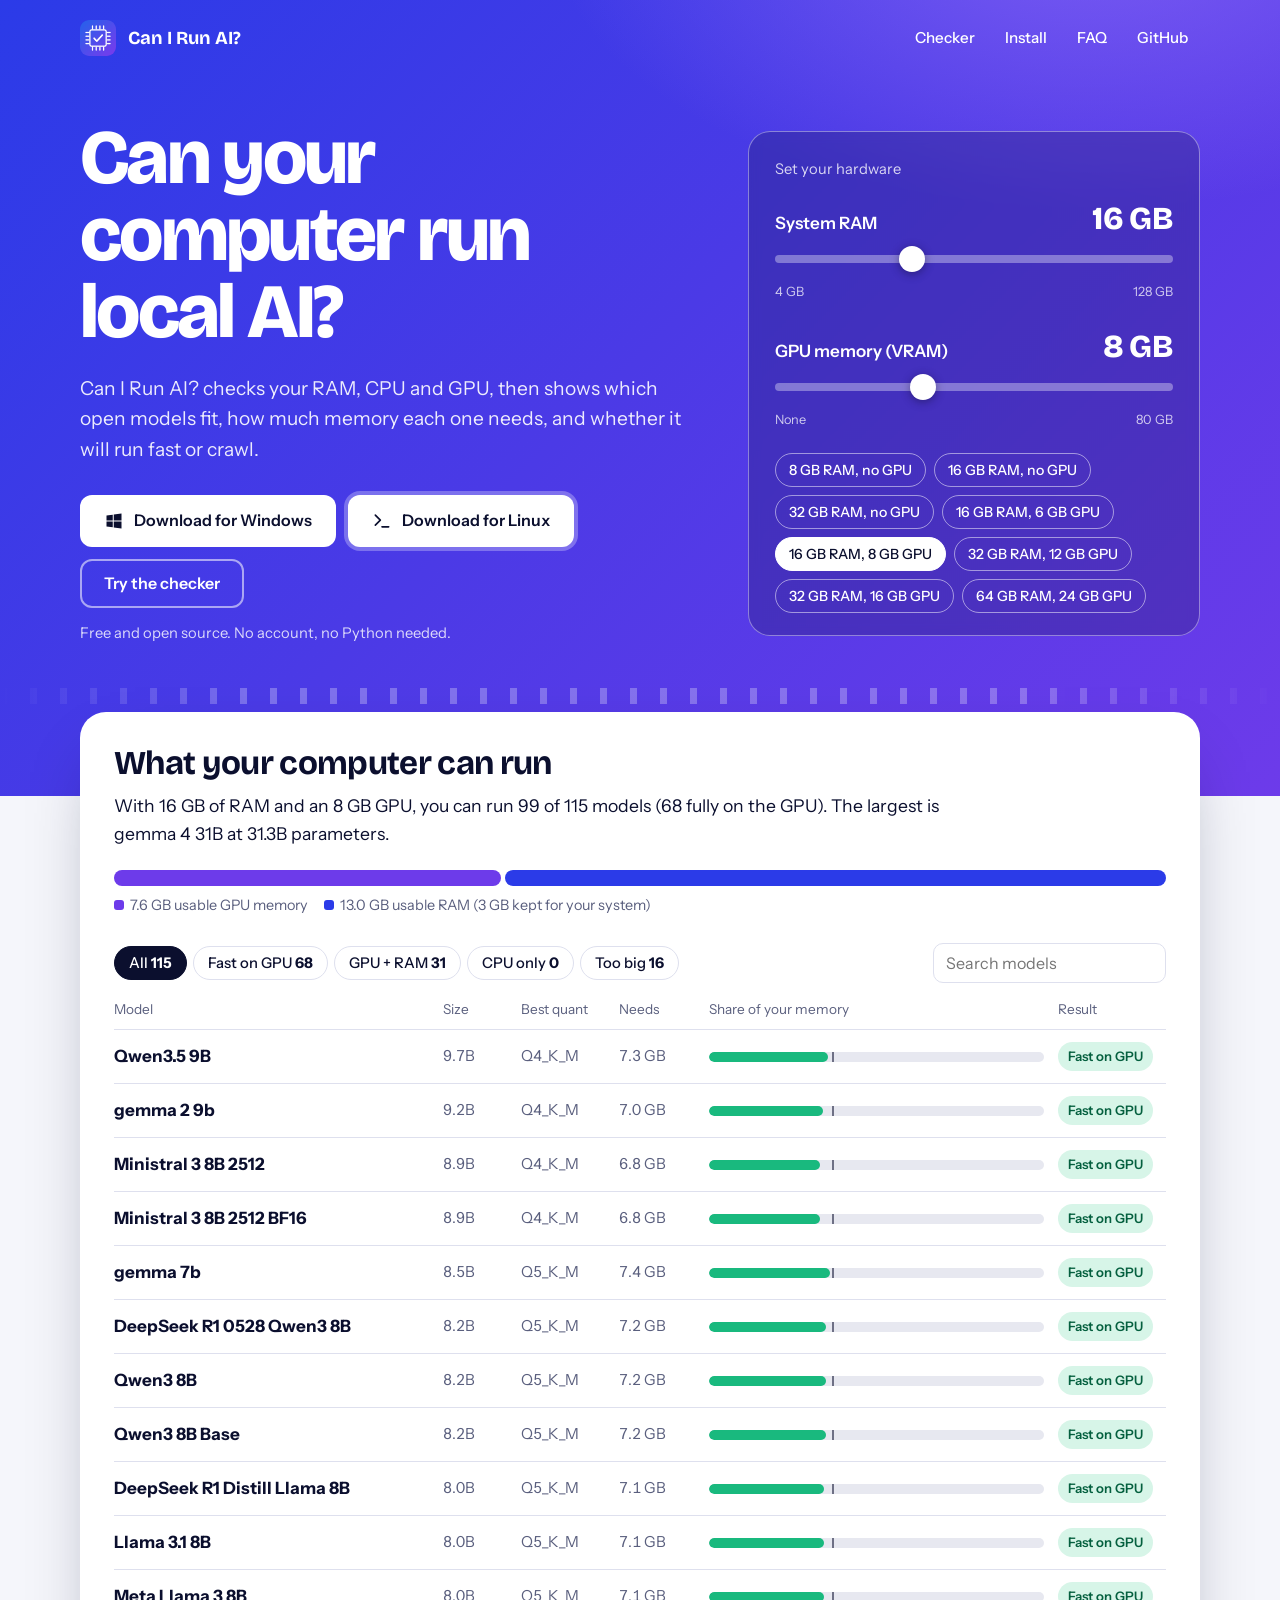
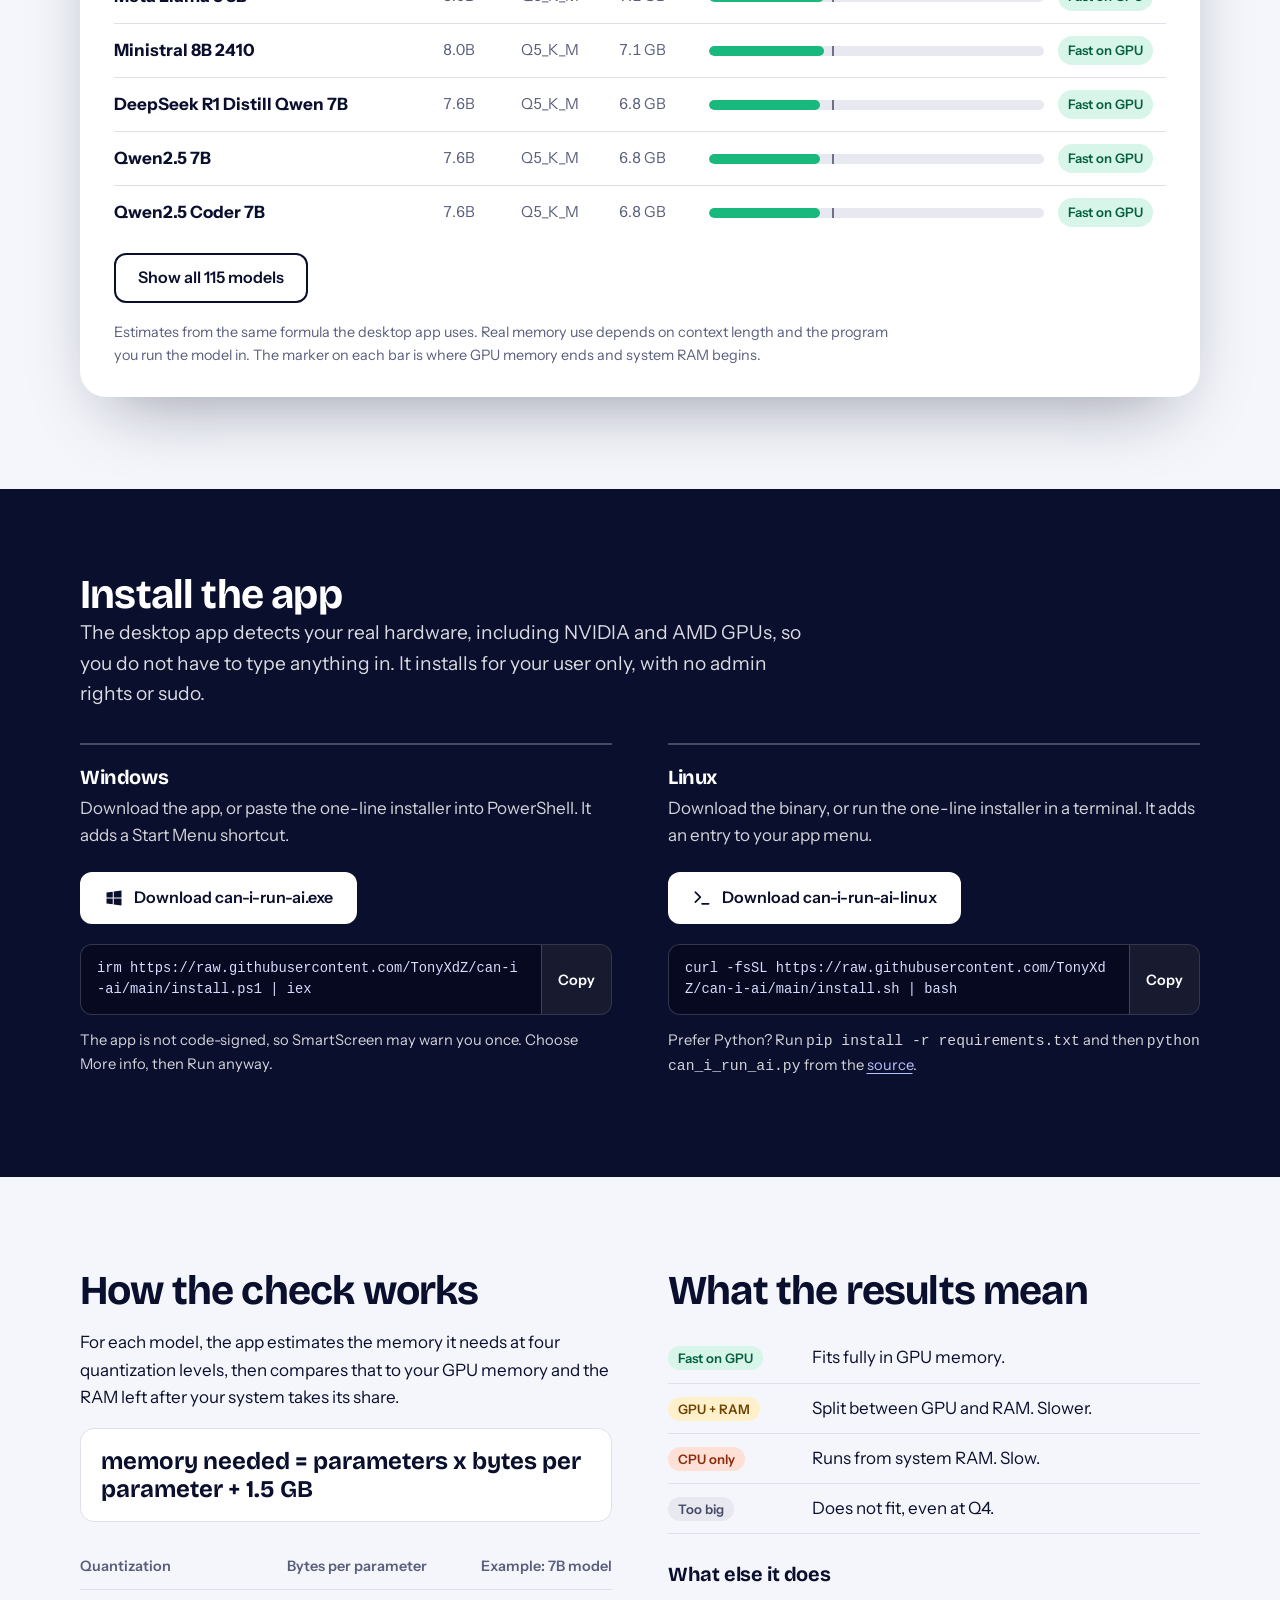
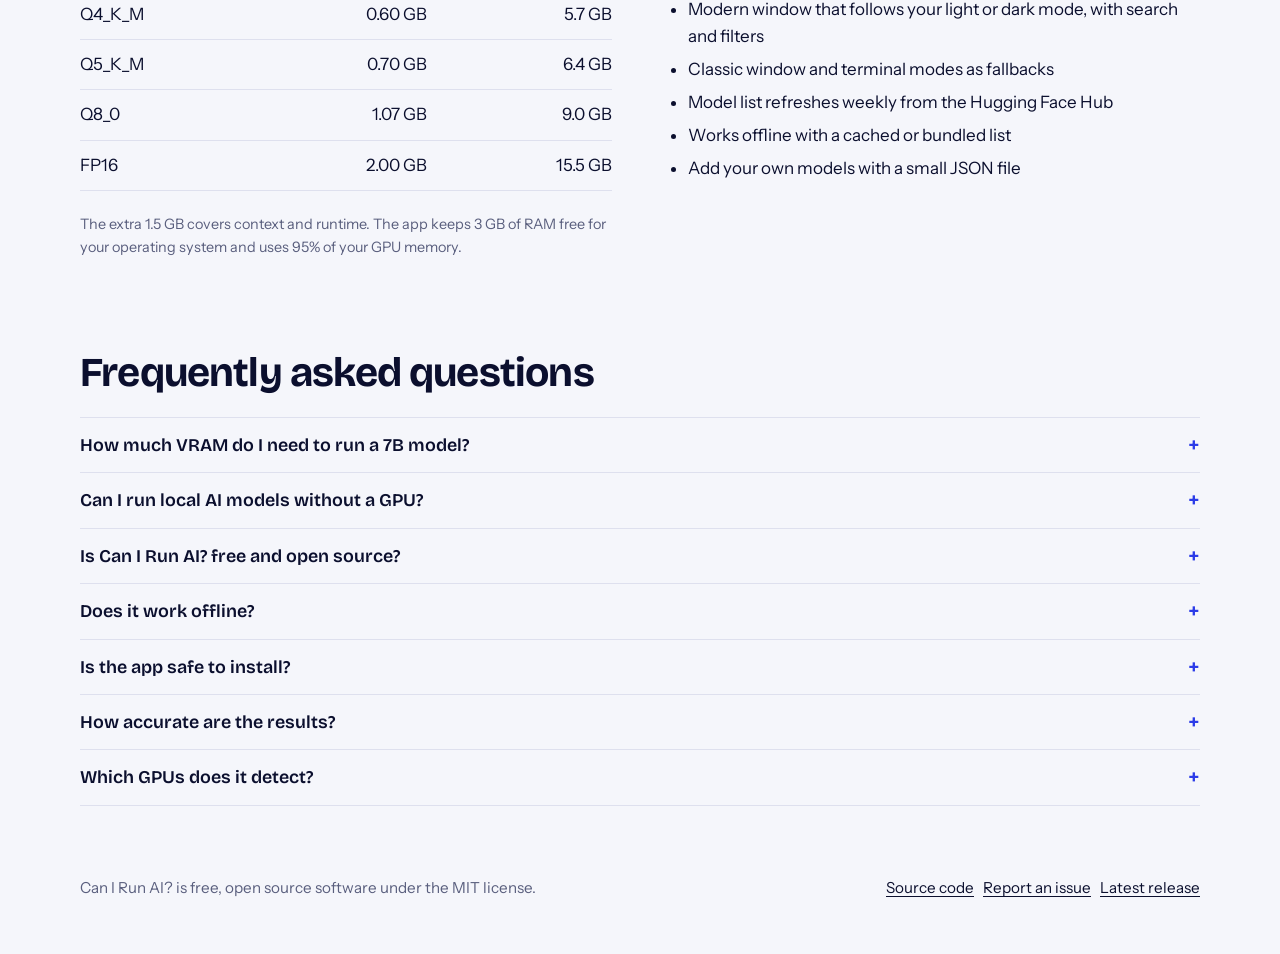
<file: docs/index.html>
<!doctype html>
<html lang="en">
<head>
<meta charset="utf-8">
<meta name="viewport" content="width=device-width,initial-scale=1">
<title>Can I Run AI? Check which local LLMs your PC can run</title>
<meta name="description" content="Free, open source app for Windows and Linux. It reads your RAM and GPU, then shows which of 115 local AI models (Llama, Qwen, Gemma, DeepSeek) you can run.">
<link rel="canonical" href="https://tonyxdz.github.io/can-i-ai/">
<meta name="robots" content="index,follow,max-image-preview:large">
<meta name="theme-color" content="#2B3BE8">
<meta property="og:type" content="website">
<meta property="og:site_name" content="Can I Run AI?">
<meta property="og:title" content="Can I Run AI? Check which local LLMs your PC can run">
<meta property="og:description" content="Free, open source app for Windows and Linux. It reads your RAM and GPU, then shows which of 115 local AI models (Llama, Qwen, Gemma, DeepSeek) you can run.">
<meta property="og:url" content="https://tonyxdz.github.io/can-i-ai/">
<meta property="og:image" content="https://tonyxdz.github.io/can-i-ai/assets/og.png">
<meta name="twitter:card" content="summary_large_image">
<meta name="twitter:title" content="Can I Run AI? Check which local LLMs your PC can run">
<meta name="twitter:description" content="Free, open source app for Windows and Linux. It reads your RAM and GPU, then shows which of 115 local AI models (Llama, Qwen, Gemma, DeepSeek) you can run.">
<meta name="twitter:image" content="https://tonyxdz.github.io/can-i-ai/assets/og.png">
<link rel="icon" type="image/png" href="assets/icon.png">
<link rel="apple-touch-icon" href="assets/icon.png">
<link rel="preconnect" href="https://fonts.googleapis.com"><link rel="preconnect" href="https://fonts.gstatic.com" crossorigin><link rel="stylesheet" href="https://fonts.googleapis.com/css2?family=Bricolage+Grotesque:opsz,wght@12..96,500..800&family=Instrument+Sans:wght@400..600&display=swap">
<link rel="stylesheet" href="assets/style.css">
<script type="application/ld+json">{"@context": "https://schema.org", "@type": "SoftwareApplication", "name": "Can I Run AI?", "applicationCategory": "UtilitiesApplication", "operatingSystem": "Windows, Linux", "description": "Free, open source app for Windows and Linux. It reads your RAM and GPU, then shows which of 115 local AI models (Llama, Qwen, Gemma, DeepSeek) you can run.", "url": "https://tonyxdz.github.io/can-i-ai/", "image": "https://tonyxdz.github.io/can-i-ai/assets/icon.png", "downloadUrl": "https://github.com/TonyXdZ/can-i-ai/releases/latest", "license": "https://opensource.org/licenses/MIT", "isAccessibleForFree": true, "offers": {"@type": "Offer", "price": "0", "priceCurrency": "USD"}, "author": {"@type": "Person", "name": "TonyXdZ", "url": "https://github.com/TonyXdZ"}, "sameAs": ["https://github.com/TonyXdZ/can-i-ai"]}</script><script type="application/ld+json">{"@context": "https://schema.org", "@type": "FAQPage", "mainEntity": [{"@type": "Question", "name": "How much VRAM do I need to run a 7B model?", "acceptedAnswer": {"@type": "Answer", "text": "With 4-bit quantization (Q4_K_M), a 7B model needs about 5.7 GB of memory by the estimate this app uses: parameters x 0.6 GB per billion, plus 1.5 GB for context and runtime. That fits on an 8 GB GPU. At Q8_0 the same model needs about 9 GB."}}, {"@type": "Question", "name": "Can I run local AI models without a GPU?", "acceptedAnswer": {"@type": "Answer", "text": "Yes. Models can run from system RAM on the CPU, but more slowly. The app keeps 3 GB of RAM free for your operating system, so a 16 GB computer has about 13 GB to give a model."}}, {"@type": "Question", "name": "Is Can I Run AI? free and open source?", "acceptedAnswer": {"@type": "Answer", "text": "Yes. It is free and released under the MIT license. The source code is on GitHub."}}, {"@type": "Question", "name": "Does it work offline?", "acceptedAnswer": {"@type": "Answer", "text": "The desktop app does. It uses a cached or bundled model list when there is no internet connection. The checker on this page runs entirely in your browser and sends nothing anywhere."}}, {"@type": "Question", "name": "Is the app safe to install?", "acceptedAnswer": {"@type": "Answer", "text": "The apps are not code-signed, so Windows SmartScreen may warn you the first time: choose More info, then Run anyway. The installers work for the current user only (no admin rights or sudo), and the scripts are short enough to read before you run them."}}, {"@type": "Question", "name": "How accurate are the results?", "acceptedAnswer": {"@type": "Answer", "text": "They are estimates. Real memory use changes with context length and with the program you use to run the model. On Windows, VRAM on non-NVIDIA GPUs can be misreported because of a limit in the Windows API."}}, {"@type": "Question", "name": "Which GPUs does it detect?", "acceptedAnswer": {"@type": "Answer", "text": "NVIDIA and AMD GPUs, with VRAM, on Windows and Linux. For NVIDIA cards the driver must be installed so that nvidia-smi works."}}]}</script><script type="application/ld+json">{"@context": "https://schema.org", "@type": "WebSite", "name": "Can I Run AI?", "url": "https://tonyxdz.github.io/can-i-ai/"}</script>
</head>
<body>
<header class="hero">
<a class="skip" href="#main">Skip to content</a>
<div class="wrap bar">
  <a class="brand" href="./"><img src="assets/icon.png" width="36" height="36" alt="">Can I Run AI?</a>
  <nav class="nav" aria-label="Main">
    <a href="#checker">Checker</a><a href="#install">Install</a><a href="#faq">FAQ</a><a href="https://github.com/TonyXdZ/can-i-ai">GitHub</a>
  </nav>
</div>
<div class="wrap hero-grid" id="main">
  <div>
    <h1>Can your computer run local AI?</h1>
    <p class="lead">Can I Run AI? checks your RAM, CPU and GPU, then shows which open models fit, how much memory each one needs, and whether it will run fast or crawl.</p>
    <div class="cta">
      <a class="btn btn-main" data-os="win" href="https://github.com/TonyXdZ/can-i-ai/releases/latest/download/can-i-run-ai.exe"><svg viewBox="0 0 24 24" fill="currentColor" aria-hidden="true"><path d="M3 5.5 10.5 4.5v6.8H3V5.5Zm8.7-1.2L21 3v8.3h-9.3V4.3ZM3 12.7h7.5v6.8L3 18.5v-5.8Zm8.7 0H21V21l-9.3-1.3v-7Z"/></svg>Download for Windows</a>
      <a class="btn btn-main" data-os="lin" href="https://github.com/TonyXdZ/can-i-ai/releases/latest/download/can-i-run-ai-linux"><svg viewBox="0 0 24 24" fill="none" stroke="currentColor" stroke-width="2" stroke-linecap="round" stroke-linejoin="round" aria-hidden="true"><path d="m4 17 6-6-6-6"/><path d="M12 19h8"/></svg>Download for Linux</a>
      <a class="btn btn-ghost" href="#checker">Try the checker</a>
    </div>
    <p class="fine">Free and open source. No account, no Python needed.</p>
  </div>
  <div class="dials" role="group" aria-labelledby="dial-title">
    <div id="dial-title" class="fine" style="margin-bottom:18px">Set your hardware</div>
    <div class="dial">
      <div class="dial-top"><label for="ram">System RAM</label><output id="ram-out" for="ram"></output></div>
      <input id="ram" type="range" min="0" max="9" step="1" value="3">
      <div class="ticks" aria-hidden="true"><span>4 GB</span><span>128 GB</span></div>
    </div>
    <div class="dial">
      <div class="dial-top"><label for="vram">GPU memory (VRAM)</label><output id="vram-out" for="vram"></output></div>
      <input id="vram" type="range" min="0" max="11" step="1" value="4">
      <div class="ticks" aria-hidden="true"><span>None</span><span>80 GB</span></div>
    </div>
    <div class="presets" role="group" aria-label="Example computers"><button type="button" class="chip" aria-pressed="false">8 GB RAM, no GPU</button><button type="button" class="chip" aria-pressed="false">16 GB RAM, no GPU</button><button type="button" class="chip" aria-pressed="false">32 GB RAM, no GPU</button><button type="button" class="chip" aria-pressed="false">16 GB RAM, 6 GB GPU</button><button type="button" class="chip" aria-pressed="false">16 GB RAM, 8 GB GPU</button><button type="button" class="chip" aria-pressed="false">32 GB RAM, 12 GB GPU</button><button type="button" class="chip" aria-pressed="false">32 GB RAM, 16 GB GPU</button><button type="button" class="chip" aria-pressed="false">64 GB RAM, 24 GB GPU</button></div>
  </div>
</div>
</header>

<main>
<div class="wrap">
<section class="sheet" id="checker" aria-labelledby="checker-title">
  <h2 id="checker-title">What your computer can run</h2>
  <p class="summary" id="summary" aria-live="polite"></p>
  <div class="cap" aria-hidden="true"><span class="cv" id="cap-v"></span><span class="cr" id="cap-r"></span></div>
  <div class="caplab"><span id="lab-v"><i style="background:var(--violet)"></i><span></span></span><span id="lab-r"><i style="background:var(--blue)"></i><span></span></span></div>
  <div class="tools">
    <div class="tabs" role="group" aria-label="Filter by result">
      <button type="button" class="tab" data-k="all" aria-pressed="true">All <b></b></button>
      <button type="button" class="tab" data-k="G" aria-pressed="false">Fast on GPU <b></b></button>
      <button type="button" class="tab" data-k="P" aria-pressed="false">GPU + RAM <b></b></button>
      <button type="button" class="tab" data-k="C" aria-pressed="false">CPU only <b></b></button>
      <button type="button" class="tab" data-k="N" aria-pressed="false">Too big <b></b></button>
    </div>
    <input id="q" class="search" type="search" placeholder="Search models" aria-label="Search models">
  </div>
  <div class="rowhead" aria-hidden="true"><span>Model</span><span>Size</span><span>Best quant</span><span>Needs</span><span>Share of your memory</span><span>Result</span></div>
  <ol class="rows" id="rows"></ol>
  <button type="button" id="more" class="btn btn-line more" hidden></button>
  <p class="note">Estimates from the same formula the desktop app uses. Real memory use depends on context length and the program you run the model in. The marker on each bar is where GPU memory ends and system RAM begins.</p>
</section>
</div>

<div class="ink" id="install">
<div class="wrap">
  <h2>Install the app</h2>
  <p class="lead" style="color:rgba(255,255,255,.85);margin-bottom:34px">The desktop app detects your real hardware, including NVIDIA and AMD GPUs, so you do not have to type anything in. It installs for your user only, with no admin rights or sudo.</p>
  <div class="split">
    <div class="os">
      <h3>Windows</h3>
      <p>Download the app, or paste the one-line installer into PowerShell. It adds a Start Menu shortcut.</p>
      <a class="btn btn-main" href="https://github.com/TonyXdZ/can-i-ai/releases/latest/download/can-i-run-ai.exe"><svg viewBox="0 0 24 24" fill="currentColor" aria-hidden="true"><path d="M3 5.5 10.5 4.5v6.8H3V5.5Zm8.7-1.2L21 3v8.3h-9.3V4.3ZM3 12.7h7.5v6.8L3 18.5v-5.8Zm8.7 0H21V21l-9.3-1.3v-7Z"/></svg>Download can-i-run-ai.exe</a>
      <div class="code"><code id="cmd-win">irm https://raw.githubusercontent.com/TonyXdZ/can-i-ai/main/install.ps1 | iex</code><button type="button" data-copy="cmd-win">Copy</button></div>
      <p style="margin-top:14px;font-size:.92rem">The app is not code-signed, so SmartScreen may warn you once. Choose More info, then Run anyway.</p>
    </div>
    <div class="os">
      <h3>Linux</h3>
      <p>Download the binary, or run the one-line installer in a terminal. It adds an entry to your app menu.</p>
      <a class="btn btn-main" href="https://github.com/TonyXdZ/can-i-ai/releases/latest/download/can-i-run-ai-linux"><svg viewBox="0 0 24 24" fill="none" stroke="currentColor" stroke-width="2" stroke-linecap="round" stroke-linejoin="round" aria-hidden="true"><path d="m4 17 6-6-6-6"/><path d="M12 19h8"/></svg>Download can-i-run-ai-linux</a>
      <div class="code"><code id="cmd-lin">curl -fsSL https://raw.githubusercontent.com/TonyXdZ/can-i-ai/main/install.sh | bash</code><button type="button" data-copy="cmd-lin">Copy</button></div>
      <p style="margin-top:14px;font-size:.92rem">Prefer Python? Run <code style="font-family:var(--mono)">pip install -r requirements.txt</code> and then <code style="font-family:var(--mono)">python can_i_run_ai.py</code> from the <a href="https://github.com/TonyXdZ/can-i-ai">source</a>.</p>
    </div>
  </div>
</div>
</div>

<div class="wrap">
<section class="block" id="how">
  <div class="split">
    <div>
      <h2>How the check works</h2>
      <p>For each model, the app estimates the memory it needs at four quantization levels, then compares that to your GPU memory and the RAM left after your system takes its share.</p>
      <div class="formula">memory needed = parameters x bytes per parameter + 1.5 GB</div>
      <table class="tbl">
        <thead><tr><th>Quantization</th><th class="r">Bytes per parameter</th><th class="r">Example: 7B model</th></tr></thead>
        <tbody><tr><td>Q4_K_M</td><td class='r'>0.60 GB</td><td class='r'>5.7 GB</td></tr><tr><td>Q5_K_M</td><td class='r'>0.70 GB</td><td class='r'>6.4 GB</td></tr><tr><td>Q8_0</td><td class='r'>1.07 GB</td><td class='r'>9.0 GB</td></tr><tr><td>FP16</td><td class='r'>2.00 GB</td><td class='r'>15.5 GB</td></tr></tbody>
      </table>
      <p class="note" style="margin-top:0">The extra 1.5 GB covers context and runtime. The app keeps 3 GB of RAM free for your operating system and uses 95% of your GPU memory.</p>
    </div>
    <div>
      <h2>What the results mean</h2>
      <table class="tbl" style="margin-top:20px">
        <tbody><tr><td><span class='pill G'>Fast on GPU</span></td><td>Fits fully in GPU memory.</td></tr><tr><td><span class='pill P'>GPU + RAM</span></td><td>Split between GPU and RAM. Slower.</td></tr><tr><td><span class='pill C'>CPU only</span></td><td>Runs from system RAM. Slow.</td></tr><tr><td><span class='pill N'>Too big</span></td><td>Does not fit, even at Q4.</td></tr></tbody>
      </table>
      <h3 style="margin:30px 0 10px">What else it does</h3>
      <ul class="list">
        <li>Modern window that follows your light or dark mode, with search and filters</li>
        <li>Classic window and terminal modes as fallbacks</li>
        <li>Model list refreshes weekly from the Hugging Face Hub</li>
        <li>Works offline with a cached or bundled list</li>
        <li>Add your own models with a small JSON file</li>
      </ul>
    </div>
  </div>
</section>

<section class="block" id="faq">
  <h2 style="margin-bottom:22px">Frequently asked questions</h2>
  <details><summary>How much VRAM do I need to run a 7B model?</summary><p>With 4-bit quantization (Q4_K_M), a 7B model needs about 5.7 GB of memory by the estimate this app uses: parameters x 0.6 GB per billion, plus 1.5 GB for context and runtime. That fits on an 8 GB GPU. At Q8_0 the same model needs about 9 GB.</p></details><details><summary>Can I run local AI models without a GPU?</summary><p>Yes. Models can run from system RAM on the CPU, but more slowly. The app keeps 3 GB of RAM free for your operating system, so a 16 GB computer has about 13 GB to give a model.</p></details><details><summary>Is Can I Run AI? free and open source?</summary><p>Yes. It is free and released under the MIT license. The source code is on GitHub.</p></details><details><summary>Does it work offline?</summary><p>The desktop app does. It uses a cached or bundled model list when there is no internet connection. The checker on this page runs entirely in your browser and sends nothing anywhere.</p></details><details><summary>Is the app safe to install?</summary><p>The apps are not code-signed, so Windows SmartScreen may warn you the first time: choose More info, then Run anyway. The installers work for the current user only (no admin rights or sudo), and the scripts are short enough to read before you run them.</p></details><details><summary>How accurate are the results?</summary><p>They are estimates. Real memory use changes with context length and with the program you use to run the model. On Windows, VRAM on non-NVIDIA GPUs can be misreported because of a limit in the Windows API.</p></details><details><summary>Which GPUs does it detect?</summary><p>NVIDIA and AMD GPUs, with VRAM, on Windows and Linux. For NVIDIA cards the driver must be installed so that nvidia-smi works.</p></details>
</section>
</div>
</main>
<footer><div class="wrap">
  <div>Can I Run AI? is free, open source software under the MIT license.</div>
  <div><a href="https://github.com/TonyXdZ/can-i-ai">Source code</a> &nbsp; <a href="https://github.com/TonyXdZ/can-i-ai/issues">Report an issue</a> &nbsp; <a href="https://github.com/TonyXdZ/can-i-ai/releases/latest">Latest release</a></div>
</div></footer>
<script>
(function(){
var MODELS=[["t5gemma s s prefixlm",0.3,"t5gemma-s-s-prefixlm"],["Qwen2.5 0.5B",0.5,"qwen2-5-0-5b"],["Qwen3 0.6B Base",0.6,"qwen3-0-6b-base"],["flan t5 large",0.8,"flan-t5-large"],["Florence 2 large",0.8,"florence-2-large"],["Florence 2 large ft",0.8,"florence-2-large-ft"],["Qwen3 0.6B",0.8,"qwen3-0-6b"],["Qwen3.5 0.8B",0.9,"qwen3-5-0-8b"],["Qwen3.5 0.8B Base",0.9,"qwen3-5-0-8b-base"],["gemma 3 1b",1.0,"gemma-3-1b"],["Llama 3.2 1B",1.2,"llama-3-2-1b"],["deepseek coder 1.3b",1.3,"deepseek-coder-1-3b"],["phi 1 5",1.4,"phi-1-5"],["Qwen2.5 1.5B",1.5,"qwen2-5-1-5b"],["Qwen2.5 Coder 1.5B",1.5,"qwen2-5-coder-1-5b"],["Qwen3 1.7B Base",1.7,"qwen3-1-7b-base"],["DeepSeek R1 Distill Qwen 1.5B",1.8,"deepseek-r1-distill-qwen-1-5b"],["Qwen3 1.7B",2.0,"qwen3-1-7b"],["Qwen3.5 2B",2.3,"qwen3-5-2b"],["dspark qwen3 8b block7",2.4,"dspark-qwen3-8b-block7"],["gemma 2b",2.5,"gemma-2b"],["gemma 2 2b",2.6,"gemma-2-2b"],["flan t5 xl",2.8,"flan-t5-xl"],["phi 2",2.8,"phi-2"],["Qwen2.5 3B",3.1,"qwen2-5-3b"],["Qwen2.5 Coder 3B",3.1,"qwen2-5-coder-3b"],["Llama 3.2 3B",3.2,"llama-3-2-3b"],["Ministral 3 3B 2512",3.8,"ministral-3-3b-2512"],["Ministral 3 3B 2512 BF16",3.8,"ministral-3-3b-2512-bf16"],["Phi 3 mini 128k",3.8,"phi-3-mini-128k"],["Phi 3 mini 4k",3.8,"phi-3-mini-4k"],["Phi 3.5 mini",3.8,"phi-3-5-mini"],["Phi 4 mini",3.8,"phi-4-mini"],["Phi 4 mini reasoning",3.8,"phi-4-mini-reasoning"],["Phi tiny MoE",3.8,"phi-tiny-moe"],["Shieldstral 1.0 3B",3.8,"shieldstral-1-0-3b"],["Qwen3 4B",4.0,"qwen3-4b"],["Qwen3 4B 2507",4.0,"qwen3-4b-2507"],["Qwen3 4B Base",4.0,"qwen3-4b-base"],["gemma 3 4b",4.3,"gemma-3-4b"],["gemma 3 4b pt",4.3,"gemma-3-4b-pt"],["medgemma 1.5 4b",4.3,"medgemma-1-5-4b"],["medgemma 4b",4.3,"medgemma-4b"],["Qwen3.5 4B",4.7,"qwen3-5-4b"],["Qwen3.5 4B Base",4.7,"qwen3-5-4b-base"],["Voxtral Mini 3B 2507",4.7,"voxtral-mini-3b-2507"],["t5gemma 2b 2b ul2",5.6,"t5gemma-2b-2b-ul2"],["deepseek coder 6.7b",6.7,"deepseek-coder-6-7b"],["Llama 2 7b hf",6.7,"llama-2-7b-hf"],["deepseek coder 7b",6.9,"deepseek-coder-7b"],["maira 2",6.9,"maira-2"],["deepseek llm 7b base",7.0,"deepseek-llm-7b-base"],["Mistral 7B",7.2,"mistral-7b"],["DeepSeek R1 Distill Qwen 7B",7.6,"deepseek-r1-distill-qwen-7b"],["Qwen2.5 7B",7.6,"qwen2-5-7b"],["Qwen2.5 Coder 7B",7.6,"qwen2-5-coder-7b"],["DeepSeek R1 Distill Llama 8B",8.0,"deepseek-r1-distill-llama-8b"],["Llama 3.1 8B",8.0,"llama-3-1-8b"],["Meta Llama 3 8B",8.0,"meta-llama-3-8b"],["Ministral 8B 2410",8.0,"ministral-8b-2410"],["DeepSeek R1 0528 Qwen3 8B",8.2,"deepseek-r1-0528-qwen3-8b"],["Qwen3 8B",8.2,"qwen3-8b"],["Qwen3 8B Base",8.2,"qwen3-8b-base"],["gemma 7b",8.5,"gemma-7b"],["Ministral 3 8B 2512",8.9,"ministral-3-8b-2512"],["Ministral 3 8B 2512 BF16",8.9,"ministral-3-8b-2512-bf16"],["gemma 2 9b",9.2,"gemma-2-9b"],["Qwen3.5 9B",9.7,"qwen3-5-9b"],["gemma 3 12b",12.2,"gemma-3-12b"],["Mistral Nemo 2407",12.2,"mistral-nemo-2407"],["Mistral Nemo Base 2407",12.2,"mistral-nemo-base-2407"],["Llama 2 13b hf",13.0,"llama-2-13b-hf"],["Ministral 3 14B 2512",13.9,"ministral-3-14b-2512"],["Ministral 3 14B 2512 BF16",13.9,"ministral-3-14b-2512-bf16"],["Ministral 3 14B Reasoning 2512",13.9,"ministral-3-14b-reasoning-2512"],["Phi 3 medium 4k",14.0,"phi-3-medium-4k"],["phi 4",14.7,"phi-4"],["Phi 4 reasoning",14.7,"phi-4-reasoning"],["DeepSeek R1 Distill Qwen 14B",14.8,"deepseek-r1-distill-qwen-14b"],["Qwen2.5 14B",14.8,"qwen2-5-14b"],["Qwen2.5 Coder 14B",14.8,"qwen2-5-coder-14b"],["Qwen3 14B",14.8,"qwen3-14b"],["DeepSeek Coder V2 Lite",15.7,"deepseek-coder-v2-lite"],["DeepSeek V2 Lite",15.7,"deepseek-v2-lite"],["deepseek moe 16b base",16.4,"deepseek-moe-16b-base"],["Magistral Small 2506",23.6,"magistral-small-2506"],["Mistral Small 24B 2501",23.6,"mistral-small-24b-2501"],["Devstral Small 2 24B 2512",24.0,"devstral-small-2-24b-2512"],["Mistral Small 3.1 24B 2503",24.0,"mistral-small-3-1-24b-2503"],["Mistral Small 3.2 24B 2506",24.0,"mistral-small-3-2-24b-2506"],["gemma 4 26B A4B",25.8,"gemma-4-26b-a4b"],["gemma 3 27b",27.4,"gemma-3-27b"],["Qwen3.5 27B",27.8,"qwen3-5-27b"],["Qwen3.6 27B",27.8,"qwen3-6-27b"],["Qwen3.8 27B",27.8,"qwen3-8-27b"],["Qwen3 30B A3B",30.5,"qwen3-30b-a3b"],["Qwen3 30B A3B 2507",30.5,"qwen3-30b-a3b-2507"],["Qwen3 Coder 30B A3B",30.5,"qwen3-coder-30b-a3b"],["gemma 4 31B",31.3,"gemma-4-31b"],["gemma 4 31B qat w4a16 ct",32.7,"gemma-4-31b-qat-w4a16-ct"],["DeepSeek R1 Distill Qwen 32B",32.8,"deepseek-r1-distill-qwen-32b"],["Qwen2.5 32B",32.8,"qwen2-5-32b"],["Qwen2.5 Coder 32B",32.8,"qwen2-5-coder-32b"],["Qwen3 32B",32.8,"qwen3-32b"],["Qwen3.5 35B A3B",36.0,"qwen3-5-35b-a3b"],["Qwen3.6 35B A3B",36.0,"qwen3-6-35b-a3b"],["Phi 3.5 MoE",41.9,"phi-3-5-moe"],["Mixtral 8x7B",46.7,"mixtral-8x7b"],["DeepSeek R1 Distill Llama 70B",70.6,"deepseek-r1-distill-llama-70b"],["Llama 3.1 70B",70.6,"llama-3-1-70b"],["Llama 3.3 70B",70.6,"llama-3-3-70b"],["Meta Llama 3 70B",70.6,"meta-llama-3-70b"],["Llama 4 Scout 17B 16E",108.6,"llama-4-scout-17b-16e"],["Mistral Small 4 119B 2603",119.4,"mistral-small-4-119b-2603"],["Qwen3.5 122B A10B",125.1,"qwen3-5-122b-a10b"]];
var Q=[["Q4_K_M",.6],["Q5_K_M",.7],["Q8_0",1.07],["FP16",2]];
var OVH=1.5,RES=3,ORD={G:0,P:1,C:2,N:3};
var LAB={G:"Fast on GPU",P:"GPU + RAM",C:"CPU only",N:"Too big"};
var RAMS=[4,8,12,16,24,32,48,64,96,128];
var VRAMS=[0,2,4,6,8,10,12,16,24,32,48,80];
var PRE=[["8 GB RAM, no GPU", 8, 0], ["16 GB RAM, no GPU", 16, 0], ["32 GB RAM, no GPU", 32, 0], ["16 GB RAM, 6 GB GPU", 16, 6], ["16 GB RAM, 8 GB GPU", 16, 8], ["32 GB RAM, 12 GB GPU", 32, 12], ["32 GB RAM, 16 GB GPU", 32, 16], ["64 GB RAM, 24 GB GPU", 64, 24]];
var $=function(id){return document.getElementById(id)};
var ramEl=$("ram"),vramEl=$("vram"),ramOut=$("ram-out"),vramOut=$("vram-out");
var tab="all",q="",showAll=false;

function verdict(n,ram,vram){
  var u=Math.max(ram-RES,0);
  if(vram&&n<=vram*.95)return"G";
  if(vram&&n<=vram*.95+u)return"P";
  if(n<=u)return"C";
  return"N";
}
function evaluate(ram,vram){
  return MODELS.map(function(m){
    var b=null;
    for(var i=Q.length-1;i>=0;i--){
      var n=m[1]*Q[i][1]+OVH,v=verdict(n,ram,vram);
      if(!b||ORD[v]<ORD[b.v])b={v:v,q:Q[i][0],n:n};
    }
    return {name:m[0],p:m[1],slug:m[2],v:b.v,q:b.v==="N"?"-":b.q,n:b.v==="N"?m[1]*.6+OVH:b.n};
  });
}
function esc(s){return String(s).replace(/[&<>"]/g,function(c){return{"&":"&amp;","<":"&lt;",">":"&gt;",'"':"&quot;"}[c]})}
function fmt(x){return x.toFixed(1)}

function render(){
  var ram=RAMS[+ramEl.value],vram=VRAMS[+vramEl.value];
  ramOut.textContent=ram+" GB";
  vramOut.textContent=vram?vram+" GB":"None";
  ramEl.setAttribute("aria-valuetext",ram+" gigabytes");
  vramEl.setAttribute("aria-valuetext",vram?vram+" gigabytes":"no graphics memory");
  document.querySelectorAll(".chip").forEach(function(c,i){
    c.setAttribute("aria-pressed",PRE[i][1]===ram&&PRE[i][2]===vram?"true":"false");
  });
  var rows=evaluate(ram,vram),cnt={G:0,P:0,C:0,N:0};
  rows.forEach(function(r){cnt[r.v]++});
  var runs=rows.length-cnt.N;
  var gpuPart=vram?" and "+(vram===8||vram===80?"an ":"a ")+vram+" GB GPU":" and no GPU";
  var big=rows.filter(function(r){return r.v!=="N"}).sort(function(a,b){return b.p-a.p})[0];
  var s="With "+ram+" GB of RAM"+gpuPart+", you can run "+runs+" of "+rows.length+" models";
  s+=cnt.G?" ("+cnt.G+" fully on the GPU).":".";
  if(big)s+=" The largest is "+big.name+" at "+fmt(big.p)+"B parameters.";
  $("summary").textContent=s;

  var uv=vram*.95,ur=Math.max(ram-RES,0);
  $("cap-v").style.flexGrow=uv||0;$("cap-v").style.display=uv?"block":"none";
  $("cap-r").style.flexGrow=ur||0;$("cap-r").style.display=ur?"block":"none";
  $("lab-v").style.display=uv?"inline":"none";
  $("lab-v").lastChild.textContent=fmt(uv)+" GB usable GPU memory";
  $("lab-r").lastChild.textContent=fmt(ur)+" GB usable RAM (3 GB kept for your system)";

  document.querySelectorAll(".tab").forEach(function(t){
    var k=t.getAttribute("data-k");
    t.setAttribute("aria-pressed",k===tab?"true":"false");
    var c=t.querySelector("b");
    c.textContent=k==="all"?rows.length:cnt[k];
  });
  var list=rows.filter(function(r){
    if(tab!=="all"&&r.v!==tab)return false;
    if(q&&r.name.toLowerCase().indexOf(q)<0)return false;
    return true;
  }).sort(function(a,b){return ORD[a.v]-ORD[b.v]||b.p-a.p});
  var total=list.length,LIM=15;
  if(!showAll)list=list.slice(0,LIM);
  var cap=uv+ur,html="";
  list.forEach(function(r){
    var w=cap?Math.min(r.n/cap,1)*100:100;
    if(r.v==="N")w=100;
    var mk=(uv&&ur)?'<i class="mark" style="left:'+(uv/cap*100)+'%"></i>':"";
    html+='<li class="row"><span class="nm"><strong>'+esc(r.name)+'</strong></span>'+
      '<span class="meta"><span class="num">'+fmt(r.p)+'B</span><span class="num">'+r.q+'</span><span class="num">'+fmt(r.n)+' GB</span></span>'+
      '<span class="track" aria-hidden="true"><span class="fill '+r.v+'" style="width:'+w+'%"></span>'+mk+'</span>'+
      '<span class="pill '+r.v+'">'+LAB[r.v]+'</span></li>';
  });
  if(!html)html='<li class="row"><span class="nm">No models match. Try another filter or search.</span></li>';
  $("rows").innerHTML=html;
  var more=$("more");
  if(total>LIM&&!showAll){more.hidden=false;more.textContent="Show all "+total+" models"}
  else if(showAll&&total>LIM){more.hidden=false;more.textContent="Show fewer"}
  else more.hidden=true;
}
ramEl.addEventListener("input",render);vramEl.addEventListener("input",render);
document.querySelectorAll(".chip").forEach(function(c,i){
  c.addEventListener("click",function(){
    ramEl.value=RAMS.indexOf(PRE[i][1]);vramEl.value=VRAMS.indexOf(PRE[i][2]);render();
  });
});
document.querySelectorAll(".tab").forEach(function(t){
  t.addEventListener("click",function(){tab=t.getAttribute("data-k");showAll=false;render()});
});
$("q").addEventListener("input",function(e){q=e.target.value.trim().toLowerCase();showAll=false;render()});
$("more").addEventListener("click",function(){showAll=!showAll;render()});
ramEl.value=RAMS.indexOf(16);vramEl.value=VRAMS.indexOf(8);
render();

/* copy buttons */
document.querySelectorAll("[data-copy]").forEach(function(b){
  b.addEventListener("click",function(){
    var t=document.getElementById(b.getAttribute("data-copy")).textContent,old=b.textContent;
    function done(){b.textContent="Copied";setTimeout(function(){b.textContent=old},1600)}
    if(navigator.clipboard&&navigator.clipboard.writeText){navigator.clipboard.writeText(t).then(done,function(){})}
    else{var a=document.createElement("textarea");a.value=t;document.body.appendChild(a);a.select();try{document.execCommand("copy");done()}catch(e){}document.body.removeChild(a)}
  });
});
/* highlight the download for the visitor's OS */
var ua=navigator.userAgent||"",os=/Windows/i.test(ua)?"win":(/Linux/i.test(ua)&&!/Android/i.test(ua)?"lin":"");
if(os){var b=document.querySelector('[data-os="'+os+'"]');if(b)b.setAttribute("data-primary","true")}
})();
</script>
</body>
</html>
</file>
<file: docs/assets/style.css>
:root{
  --ink:#0B0F2E; --ink2:#1A1F4A; --blue:#2B3BE8; --violet:#6D3BEA; --paper:#F5F6FB; --white:#fff;
  --muted:#5A5F7E; --line:#DEE0EE;
  --g:#19B97E; --gt:#05603F; --gb:#D7F5E8;
  --p:#F2B01E; --pt:#6E4300; --pb:#FFF0CC;
  --c:#F2724B; --ct:#8A2A0B; --cb:#FFE0D6;
  --n:#C9CCDB; --nt:#454A66; --nb:#E7E8F0;
  --disp:"Bricolage Grotesque","Avenir Next","Segoe UI",system-ui,sans-serif;
  --body:"Instrument Sans","Segoe UI",system-ui,-apple-system,sans-serif;
  --mono:ui-monospace,"SFMono-Regular","Cascadia Mono",Consolas,monospace;
}
*{box-sizing:border-box}
html{scroll-behavior:smooth;-webkit-text-size-adjust:100%}
body{margin:0;background:var(--paper);color:var(--ink);font:400 1.0625rem/1.6 var(--body)}
img{max-width:100%;height:auto}
a{color:var(--blue);text-underline-offset:3px}
a:hover{color:var(--violet)}
:focus-visible{outline:3px solid var(--violet);outline-offset:3px;border-radius:4px}
.wrap{width:min(1120px,100% - 40px);margin-inline:auto}
h1,h2,h3{font-family:var(--disp);letter-spacing:-.02em;line-height:1.08;margin:0}
h2{font-size:clamp(1.75rem,3.2vw,2.6rem);font-weight:700}
h3{font-size:1.25rem;font-weight:700}
p{margin:0 0 1em}
.lead{font-size:1.2rem;max-width:56ch}
.skip{position:absolute;left:-999px;top:8px;background:#fff;color:var(--ink);padding:8px 12px;z-index:99;border-radius:6px}
.skip:focus{left:8px}

/* top bar */
.bar{display:flex;align-items:center;justify-content:space-between;gap:16px;padding:18px 0}
.brand{display:flex;align-items:center;gap:12px;color:#fff;text-decoration:none;font:700 1.15rem var(--disp)}
.brand img{width:36px;height:36px;border-radius:9px}
.nav{display:flex;gap:6px;flex-wrap:wrap}
.nav a{color:#fff;text-decoration:none;padding:8px 12px;border-radius:999px;font-weight:500;font-size:.95rem}
.nav a:hover{background:rgba(255,255,255,.16);color:#fff}

/* hero */
.hero{position:relative;color:#fff;background:
  radial-gradient(900px 480px at 85% -10%,rgba(160,120,255,.55),transparent 60%),
  linear-gradient(135deg,var(--blue) 0%,#4B3AE6 48%,var(--violet) 100%);
  padding-bottom:150px;overflow:hidden}
.hero::after{content:"";position:absolute;left:0;right:0;bottom:92px;height:16px;opacity:.28;
  background:repeating-linear-gradient(90deg,#fff 0 7px,transparent 7px 30px);
  -webkit-mask:linear-gradient(90deg,transparent,#000 20%,#000 80%,transparent);mask:linear-gradient(90deg,transparent,#000 20%,#000 80%,transparent)}
.hero-grid{display:grid;grid-template-columns:1.15fr .85fr;gap:56px;align-items:center;padding-top:44px}
.hero h1{font-size:clamp(2.7rem,6vw,5.1rem);font-weight:800;letter-spacing:-.035em;line-height:1}
.hero .lead{margin-top:22px;color:rgba(255,255,255,.9)}
.cta{display:flex;flex-wrap:wrap;gap:12px;margin:30px 0 14px}
.btn{display:inline-flex;align-items:center;gap:10px;padding:14px 22px;border-radius:12px;font:600 1rem var(--body);
  text-decoration:none;border:2px solid transparent;cursor:pointer;line-height:1.1}
.btn svg{width:20px;height:20px;flex:none}
.btn-main{background:#fff;color:var(--ink)}
.btn-main:hover{background:var(--ink);color:#fff}
.btn-ghost{border-color:rgba(255,255,255,.55);color:#fff;background:transparent}
.btn-ghost:hover{background:rgba(255,255,255,.15);color:#fff}
.btn[data-primary="true"]{box-shadow:0 0 0 4px rgba(255,255,255,.28)}
.fine{font-size:.92rem;color:rgba(255,255,255,.8);margin:0}

/* dials */
.dials{border:1.5px solid rgba(255,255,255,.4);border-radius:22px;padding:26px 26px 22px;background:rgba(11,15,46,.22);backdrop-filter:blur(6px)}
.dial+.dial{margin-top:24px}
.dial-top{display:flex;justify-content:space-between;align-items:baseline;gap:12px}
.dial label{font-weight:600}
.dial output{font:800 2rem var(--disp);letter-spacing:-.02em}
input[type=range]{-webkit-appearance:none;appearance:none;width:100%;height:30px;background:transparent;margin:6px 0 0;cursor:pointer}
input[type=range]::-webkit-slider-runnable-track{height:8px;border-radius:8px;background:rgba(255,255,255,.35)}
input[type=range]::-moz-range-track{height:8px;border-radius:8px;background:rgba(255,255,255,.35)}
input[type=range]::-webkit-slider-thumb{-webkit-appearance:none;width:26px;height:26px;border-radius:50%;background:#fff;border:0;margin-top:-9px;box-shadow:0 2px 10px rgba(0,0,0,.35)}
input[type=range]::-moz-range-thumb{width:26px;height:26px;border-radius:50%;background:#fff;border:0;box-shadow:0 2px 10px rgba(0,0,0,.35)}
.ticks{display:flex;justify-content:space-between;font-size:.8rem;color:rgba(255,255,255,.75)}
.presets{display:flex;flex-wrap:wrap;gap:8px;margin-top:22px}
.chip{border:1.5px solid rgba(255,255,255,.5);background:transparent;color:#fff;border-radius:999px;padding:7px 13px;font:500 .88rem var(--body);cursor:pointer}
.chip:hover{background:rgba(255,255,255,.16)}
.chip[aria-pressed="true"]{background:#fff;color:var(--ink);border-color:#fff}

/* results sheet */
.sheet{position:relative;z-index:2;background:#fff;color:var(--ink);border-radius:26px;margin-top:-84px;padding:34px 34px 30px;
  box-shadow:0 30px 70px -30px rgba(11,15,46,.45)}
.sheet h2{font-size:clamp(1.5rem,2.6vw,2.1rem)}
.summary{margin:10px 0 22px;font-size:1.1rem;max-width:70ch}
.cap{display:flex;gap:4px;height:16px}
.cap span{display:block;border-radius:8px;min-width:6px;transition:flex-grow .45s cubic-bezier(.2,.8,.2,1)}
.cap .cv{background:var(--violet)}
.cap .cr{background:var(--blue)}
.caplab{display:flex;gap:16px;font-size:.9rem;color:var(--muted);margin:8px 0 26px;flex-wrap:wrap}
.caplab i{display:inline-block;width:10px;height:10px;border-radius:3px;margin-right:6px}
.tools{display:flex;flex-wrap:wrap;gap:12px 18px;align-items:center;justify-content:space-between;margin-bottom:6px}
.tabs{display:flex;flex-wrap:wrap;gap:6px}
.tab{border:1.5px solid var(--line);background:#fff;color:var(--ink);border-radius:999px;padding:7px 14px;font:500 .92rem var(--body);cursor:pointer}
.tab:hover{border-color:var(--blue)}
.tab[aria-pressed="true"]{background:var(--ink);color:#fff;border-color:var(--ink)}
.search{border:1.5px solid var(--line);border-radius:10px;padding:9px 12px;font:400 1rem var(--body);min-width:220px;color:var(--ink);background:#fff}
.rows{list-style:none;margin:8px 0 0;padding:0}
.row{display:grid;grid-template-columns:minmax(170px,1.5fr) 64px 84px 76px minmax(120px,1.6fr) 108px;gap:14px;align-items:center;padding:12px 0;border-top:1px solid var(--line)}
.row a{font-weight:600;color:var(--ink);text-decoration:none}
.row a:hover{color:var(--blue);text-decoration:underline}
.num{font-variant-numeric:tabular-nums;color:var(--muted);font-size:.95rem}
.track{position:relative;height:10px;border-radius:6px;background:var(--nb);overflow:hidden}
.fill{position:absolute;left:0;top:0;bottom:0;border-radius:6px;transition:width .5s cubic-bezier(.2,.8,.2,1)}
.fill.G{background:var(--g)} .fill.P{background:var(--p)} .fill.C{background:var(--c)}
.fill.N{background:repeating-linear-gradient(135deg,var(--n) 0 6px,#DDE0EC 6px 12px)}
.mark{position:absolute;top:-2px;bottom:-2px;width:2px;background:var(--ink);opacity:.55}
.pill{justify-self:start;padding:4px 10px;border-radius:999px;font-weight:600;font-size:.82rem;white-space:nowrap}
.pill.G{background:var(--gb);color:var(--gt)} .pill.P{background:var(--pb);color:var(--pt)}
.pill.C{background:var(--cb);color:var(--ct)} .pill.N{background:var(--nb);color:var(--nt)}
.more{margin-top:14px}
.btn-line{border-color:var(--ink);color:var(--ink);background:#fff}
.btn-line:hover{background:var(--ink);color:#fff}
.note{font-size:.9rem;color:var(--muted);margin:18px 0 0;max-width:78ch}
.rowhead{display:grid;grid-template-columns:minmax(170px,1.5fr) 64px 84px 76px minmax(120px,1.6fr) 108px;gap:14px;font-size:.85rem;color:var(--muted);padding:10px 0 0}

/* sections */
section.block{padding:92px 0 0}
.block h2{margin-bottom:16px}
.split{display:grid;grid-template-columns:1fr 1fr;gap:56px}
.ink{background:var(--ink);color:#fff;margin-top:92px;padding:84px 0}
.ink h2{color:#fff}
.ink a{color:#B9C0FF}
.ink .btn-main{color:var(--ink)}
.ink .btn-main:hover{background:#fff;color:var(--blue)}
.split>*{min-width:0}
.code{min-width:0;max-width:100%}
.os{border-top:2px solid rgba(255,255,255,.25);padding-top:22px}
.os h3{margin-bottom:6px}
.os p{color:rgba(255,255,255,.82)}
.os .btn-main{margin:6px 0 20px}
.code{display:flex;align-items:stretch;gap:0;background:#060920;border:1px solid rgba(255,255,255,.18);border-radius:12px;overflow:hidden}
.code code{flex:1;display:block;padding:14px 16px;font:400 .86rem/1.5 var(--mono);color:#D8DCFF;white-space:pre-wrap;word-break:break-all}
.code button{border:0;border-left:1px solid rgba(255,255,255,.18);background:rgba(255,255,255,.07);color:#fff;padding:0 16px;font:600 .9rem var(--body);cursor:pointer}
.code button:hover{background:rgba(255,255,255,.16)}
.tbl{width:100%;border-collapse:collapse;margin:8px 0 22px}
.tbl th,.tbl td{text-align:left;padding:11px 14px 11px 0;border-bottom:1px solid var(--line);vertical-align:top}
.tbl th{font-weight:600;color:var(--muted);font-size:.9rem}
.tbl td.r,.tbl th.r{text-align:right;padding-right:0}
.formula{font:700 clamp(1.1rem,2.2vw,1.5rem) var(--disp);background:#fff;border:1.5px solid var(--line);border-radius:14px;padding:18px 20px;margin:6px 0 22px}
.list{padding-left:1.15em;margin:0}
.list li{margin:.35em 0}
.links{display:flex;flex-wrap:wrap;gap:8px 10px;margin:0;padding:0;list-style:none}
.links a{display:inline-block;padding:7px 12px;border:1.5px solid var(--line);border-radius:10px;background:#fff;color:var(--ink);text-decoration:none;font-weight:500;font-size:.95rem}
.links a:hover{border-color:var(--blue);color:var(--blue)}
.links.small a{font-size:.88rem;padding:5px 10px}
details{border-top:1px solid var(--line);padding:16px 0}
details:last-of-type{border-bottom:1px solid var(--line)}
summary{cursor:pointer;font:600 1.12rem var(--disp);list-style:none;display:flex;justify-content:space-between;gap:16px}
summary::-webkit-details-marker{display:none}
summary::after{content:"+";font-size:1.4rem;line-height:1;color:var(--blue)}
details[open] summary::after{content:"\2212"}
details p{margin:12px 0 0;max-width:72ch;color:#2A2F55}
footer{padding:70px 0 54px;color:var(--muted);font-size:.95rem}
footer .wrap{display:flex;flex-wrap:wrap;gap:12px 28px;justify-content:space-between}
footer a{color:var(--ink)}

/* model pages */
.mhero{background:linear-gradient(135deg,var(--blue),var(--violet));color:#fff;padding-bottom:64px}
.mhero h1{font-size:clamp(2rem,4.6vw,3.6rem);font-weight:800;letter-spacing:-.03em;margin-top:26px;max-width:20ch}
.mhero .lead{margin-top:18px;color:rgba(255,255,255,.92)}
.crumb{font-size:.92rem;color:rgba(255,255,255,.85);margin-top:18px}
.crumb a{color:#fff}
.mbody{padding-top:56px}
.mbody h2{font-size:clamp(1.4rem,2.4vw,1.9rem);margin:44px 0 12px}
.mbody h2:first-child{margin-top:0}
.mbody .grid2{display:grid;grid-template-columns:1.4fr 1fr;gap:56px}
.callout{background:#fff;border:1.5px solid var(--line);border-radius:16px;padding:22px 24px;margin:30px 0 0}

@media (max-width:900px){
  .hero-grid,.split,.mbody .grid2{grid-template-columns:1fr;gap:36px}
  .hero{padding-bottom:130px}
  .row,.rowhead{grid-template-columns:1fr auto;gap:8px 12px}
  .rowhead{display:none}
  .row .nm{grid-column:1}.row .pill{grid-column:2;grid-row:1}
  .row .num{display:inline}
  .row .meta{grid-column:1/-1;display:flex;gap:14px}
  .row .track{grid-column:1/-1}
  .sheet{padding:26px 20px}
  .search{width:100%}
}
@media (max-width:640px){
  .brand{white-space:nowrap;font-size:1.05rem}
  .nav{flex-wrap:nowrap;gap:0}
  .nav a{padding:8px 9px;font-size:.9rem}
  .nav a:nth-child(1),.nav a:nth-child(3){display:none}
  .btn{width:100%;justify-content:center}
  .hero h1{font-size:2.5rem}
}
@media (min-width:901px){.row .meta{display:contents}}
@media (prefers-reduced-motion:reduce){*{transition:none!important;scroll-behavior:auto!important;animation:none!important}}
</file>
